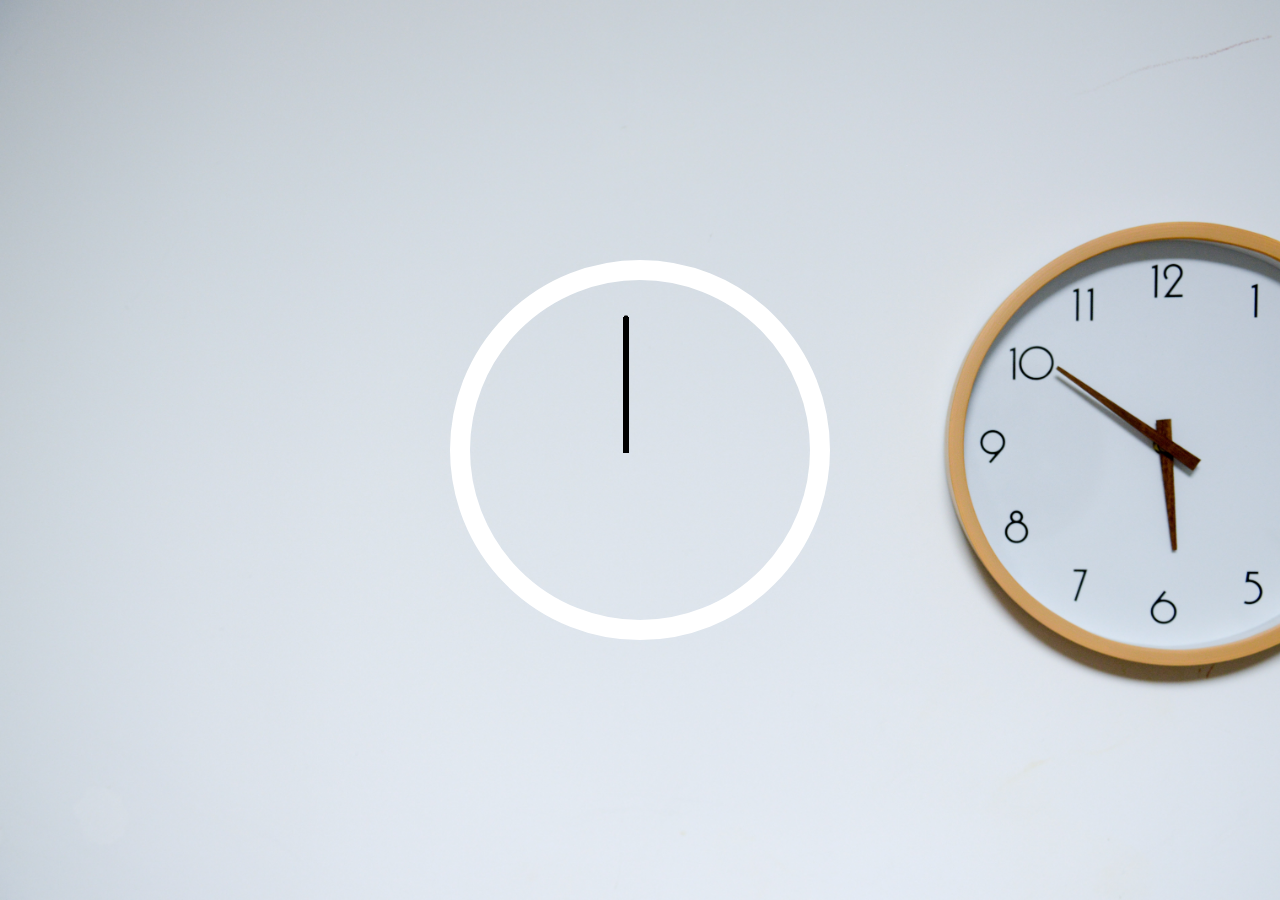
<file: 02 - Css Js Clock/index.html>
<!DOCTYPE html>
<html lang="en">
<head>
  <meta charset="UTF-8">
  <meta name="viewport" content="width=device-width, initial-scale=1.0">
  <meta http-equiv="X-UA-Compatible" content="ie=edge">
  <link rel="stylesheet" href="style.css">
  <title>Document</title>
</head>
<body>
  <div class="clock">
    <div class="clock_face">
      <div class="hand hour-hand"></div>
      <div class="hand min-hand"></div>
      <div class="hand second-hand"></div>
    </div>
  </div>

  <script src="main.js"></script>
</body>
</html>
</file>
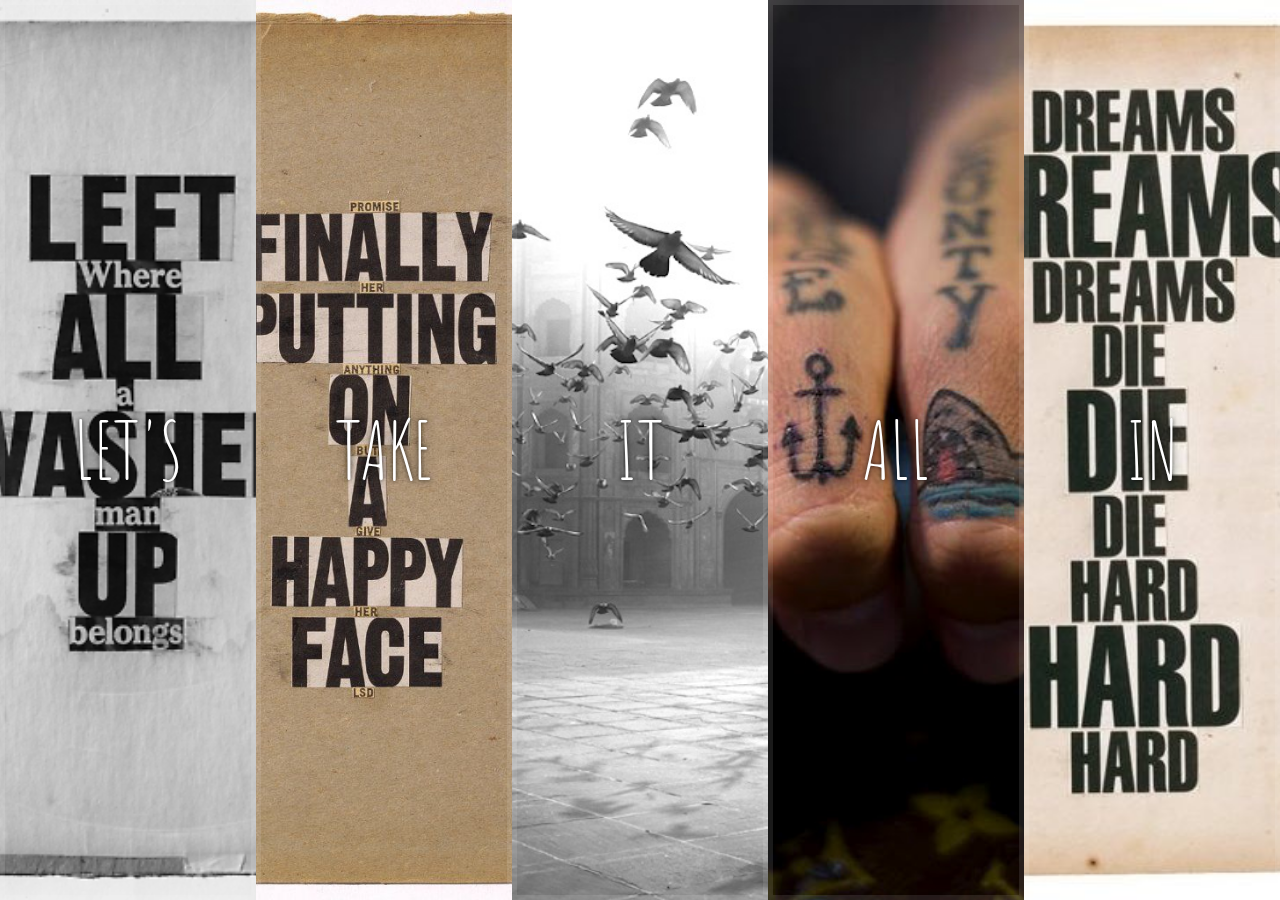
<file: 05 - Flex Panels Gallery/index.html>
<!DOCTYPE html>
<html lang="en">

<head>
  <meta charset="UTF-8">
  <title>Flex Panels</title>
  <link href='https://fonts.googleapis.com/css?family=Amatic+SC' rel='stylesheet' type='text/css'>
  <link rel="stylesheet" href="style.css">
</head>

<body>
  <div class="panels">
    <div class="panel panel1">
      <p>Hey</p>
      <p>Let's</p>
      <p>Dance</p>
    </div>
    <div class="panel panel2">
      <p>Give</p>
      <p>Take</p>
      <p>Receive</p>
    </div>
    <div class="panel panel3">
      <p>Experience</p>
      <p>It</p>
      <p>Today</p>
    </div>
    <div class="panel panel4">
      <p>Give</p>
      <p>All</p>
      <p>You can</p>
    </div>
    <div class="panel panel5">
      <p>Life</p>
      <p>In</p>
      <p>Motion</p>
    </div>
  </div>

  <script src="main.js"></script>
  
</body>

</html>
</file>
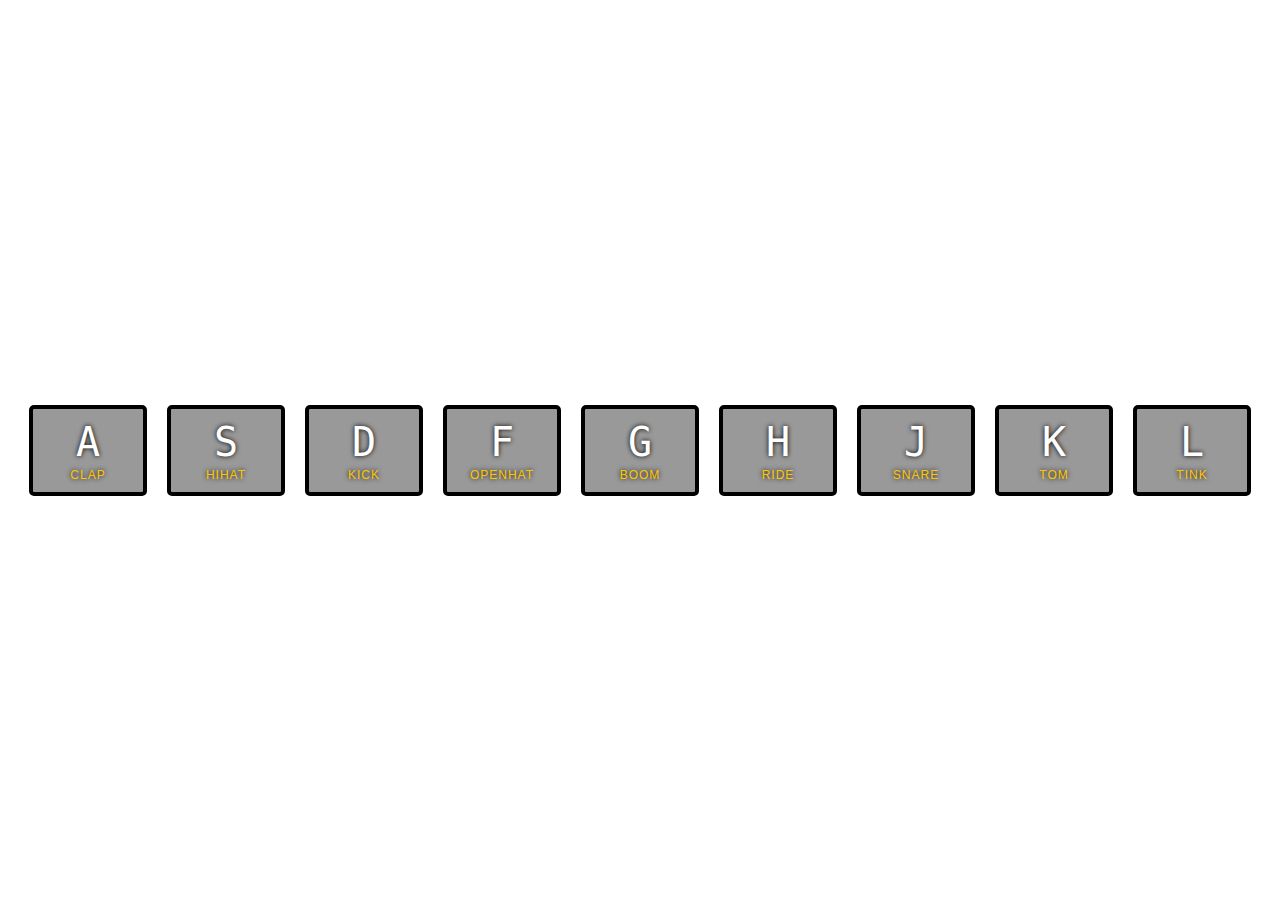
<file: 01 - JavaScript Drum Kit/index-START.html>
<!DOCTYPE html>
<html lang="en">

<head>
  <meta charset="UTF-8">
  <title>JS Drum Kit</title>
  <link rel="stylesheet" href="style.css">
</head>

<body>


  <div class="keys">
    <div data-key="65" class="key">
      <kbd>A</kbd>
      <span class="sound">clap</span>
    </div>
    <div data-key="83" class="key">
      <kbd>S</kbd>
      <span class="sound">hihat</span>
    </div>
    <div data-key="68" class="key">
      <kbd>D</kbd>
      <span class="sound">kick</span>
    </div>
    <div data-key="70" class="key">
      <kbd>F</kbd>
      <span class="sound">openhat</span>
    </div>
    <div data-key="71" class="key">
      <kbd>G</kbd>
      <span class="sound">boom</span>
    </div>
    <div data-key="72" class="key">
      <kbd>H</kbd>
      <span class="sound">ride</span>
    </div>
    <div data-key="74" class="key">
      <kbd>J</kbd>
      <span class="sound">snare</span>
    </div>
    <div data-key="75" class="key">
      <kbd>K</kbd>
      <span class="sound">tom</span>
    </div>
    <div data-key="76" class="key">
      <kbd>L</kbd>
      <span class="sound">tink</span>
    </div>
  </div>

  <audio data-key="65" src="sounds/clap.wav"></audio>
  <audio data-key="83" src="sounds/hihat.wav"></audio>
  <audio data-key="68" src="sounds/kick.wav"></audio>
  <audio data-key="70" src="sounds/openhat.wav"></audio>
  <audio data-key="71" src="sounds/boom.wav"></audio>
  <audio data-key="72" src="sounds/ride.wav"></audio>
  <audio data-key="74" src="sounds/snare.wav"></audio>
  <audio data-key="75" src="sounds/tom.wav"></audio>
  <audio data-key="76" src="sounds/tink.wav"></audio>

  <script src="main.js"></script>


</body>

</html>
</file>
<file: 02 - Css Js Clock/style.css>
/* flex-grow : 1; this means that the div will grow in same proportion as the window-size
flex-shrink : 1; this means that the div will shrink in same proportion as the window-size 
flex-basis : 0; this means that the div does not have a starting value as such and will take 
              up screen as per the screen size available 
              for.e.g:- if 3 divs are in the wrapper then each div will take 33%. 
              
 flex: 1 1 0;              
              */

html {
  background: #018ded url("clock.jpg");
  background-size: cover;
  font-family: "helvetica neue";
  text-align: center;
  font-size: 10px;
}

body {
  margin: 0;
  font-size: 2rem;
  display: flex;
  flex: 1;
  min-height: 100vh;
  align-items: center;
}

.clock {
  width: 30rem;
  height: 30rem;
  border: 20px solid white;
  border-radius: 50%;
  margin: 50px auto;
  position: relative;
  padding: 2rem;
  /* box-shadow: 0 0 0 4px rgba(0, 0, 0, 0.1), inset 0 0 0 3px #efefef,
    inset 0 0 10px black, 0 0 10px rgba(0, 0, 0, 0.2); */
}

.clock-face {
  position: relative;
  width: 100%;
  height: 100%;
  transform: translateY(-3px); /* account for the height of the clock hands */
}

.hand {
  width: 40%;
  height: 4px;
  background: black;
  position: absolute;
  top: 50%;
  transform-origin: 100%;
  transform: rotate(90deg);
  transition: all 0.05s;
  transition-timing-function: cubic-bezier(0.1, 2.7, 0.58, 1);
}

.hour-hand {
  height: 6px;
}

.minute-hand {
  height: 4px;
}
.second-hand {
  height: 3px;
}
</file>
<file: 05 - Flex Panels Gallery/style.css>
html {
  box-sizing: border-box;
  background: #ffc600;
  font-family: "helvetica neue";
  font-size: 20px;
  font-weight: 200;
}
body {
  margin: 0;
}
*,
*:before,
*:after {
  box-sizing: inherit;
}

.panels {
  min-height: 100vh;
  overflow: hidden;
  display: flex;
}

.panel {
  background: #6b0f9c;
  box-shadow: inset 0 0 0 5px rgba(255, 255, 255, 0.1);
  color: white;
  text-align: center;
  align-items: center;
  /* Safari transitionend event.propertyName === flex */
  /* Chrome + FF transitionend event.propertyName === flex-grow */
  transition: font-size 0.7s cubic-bezier(0.61, -0.19, 0.7, -0.11),
    flex 0.7s cubic-bezier(0.61, -0.19, 0.7, -0.11), background 0.2s;
  font-size: 20px;
  background-size: cover;
  background-position: center;
  display: flex;
  flex: 1;
  justify-content: center;
  align-items: center;
  flex-direction: column;
}

.panel1 {
  background-image: url("img/1.jpg");
}
.panel2 {
  background-image: url("img/2.jpg");
}
.panel3 {
  background-image: url("img/3.jpg");
}
.panel4 {
  background-image: url("img/4.jpg");
}
.panel5 {
  background-image: url("img/5.jpg");
}

/* flex children */
.panel > * {
  margin: 0;
  width: 100%;
  transition: transform 0.5s;
  /* border: 1px solid red; */
  flex: 1 0 auto;
  display: flex;
  justify-content: center;
  align-items: center;
}

.panel p {
  text-transform: uppercase;
  font-family: "Amatic SC", cursive;
  text-shadow: 0 0 4px rgba(0, 0, 0, 0.72), 0 0 14px rgba(0, 0, 0, 0.45);
  font-size: 2em;
}
.panel p:nth-child(2) {
  font-size: 4em;
}

.panel.open {
  font-size: 40px;
  flex:5;
}

.panel > *:first-child {
  transform: translateY(-100%);
}
.panel > *:last-child {
  transform: translateY(100%);
}

.panel.open-active > *:first-child {
  transform: translateY(0);
}
.panel.open-active > *:last-child {
  transform: translateY(0);
}
</file>
<file: 01 - JavaScript Drum Kit/style.css>
html {
  font-size: 10px;
  background: url(http://i.imgur.com/b9r5sEL.jpg) bottom center;
  background-size: cover;
}
body,html {
  margin: 0;
  padding: 0;
  font-family: sans-serif;
}

.keys {
  display: flex;
  flex: 1;
  min-height: 100vh;
  align-items: center;
  justify-content: center;
}

.key {
  border: .4rem solid black;
  border-radius: .5rem;
  margin: 1rem;
  font-size: 1.5rem;
  padding: 1rem .5rem;
  transition: all .07s ease;
  width: 10rem;
  text-align: center;
  color: white;
  background: rgba(0,0,0,0.4);
  text-shadow: 0 0 .5rem black;
}

.playing {
  transform: scale(1.1);
  border-color: #ffc600;
  box-shadow: 0 0 1rem #ffc600;
}

kbd {
  display: block;
  font-size: 4rem;
}

.sound {
  font-size: 1.2rem;
  text-transform: uppercase;
  letter-spacing: .1rem;
  color: #ffc600;
}
</file>
